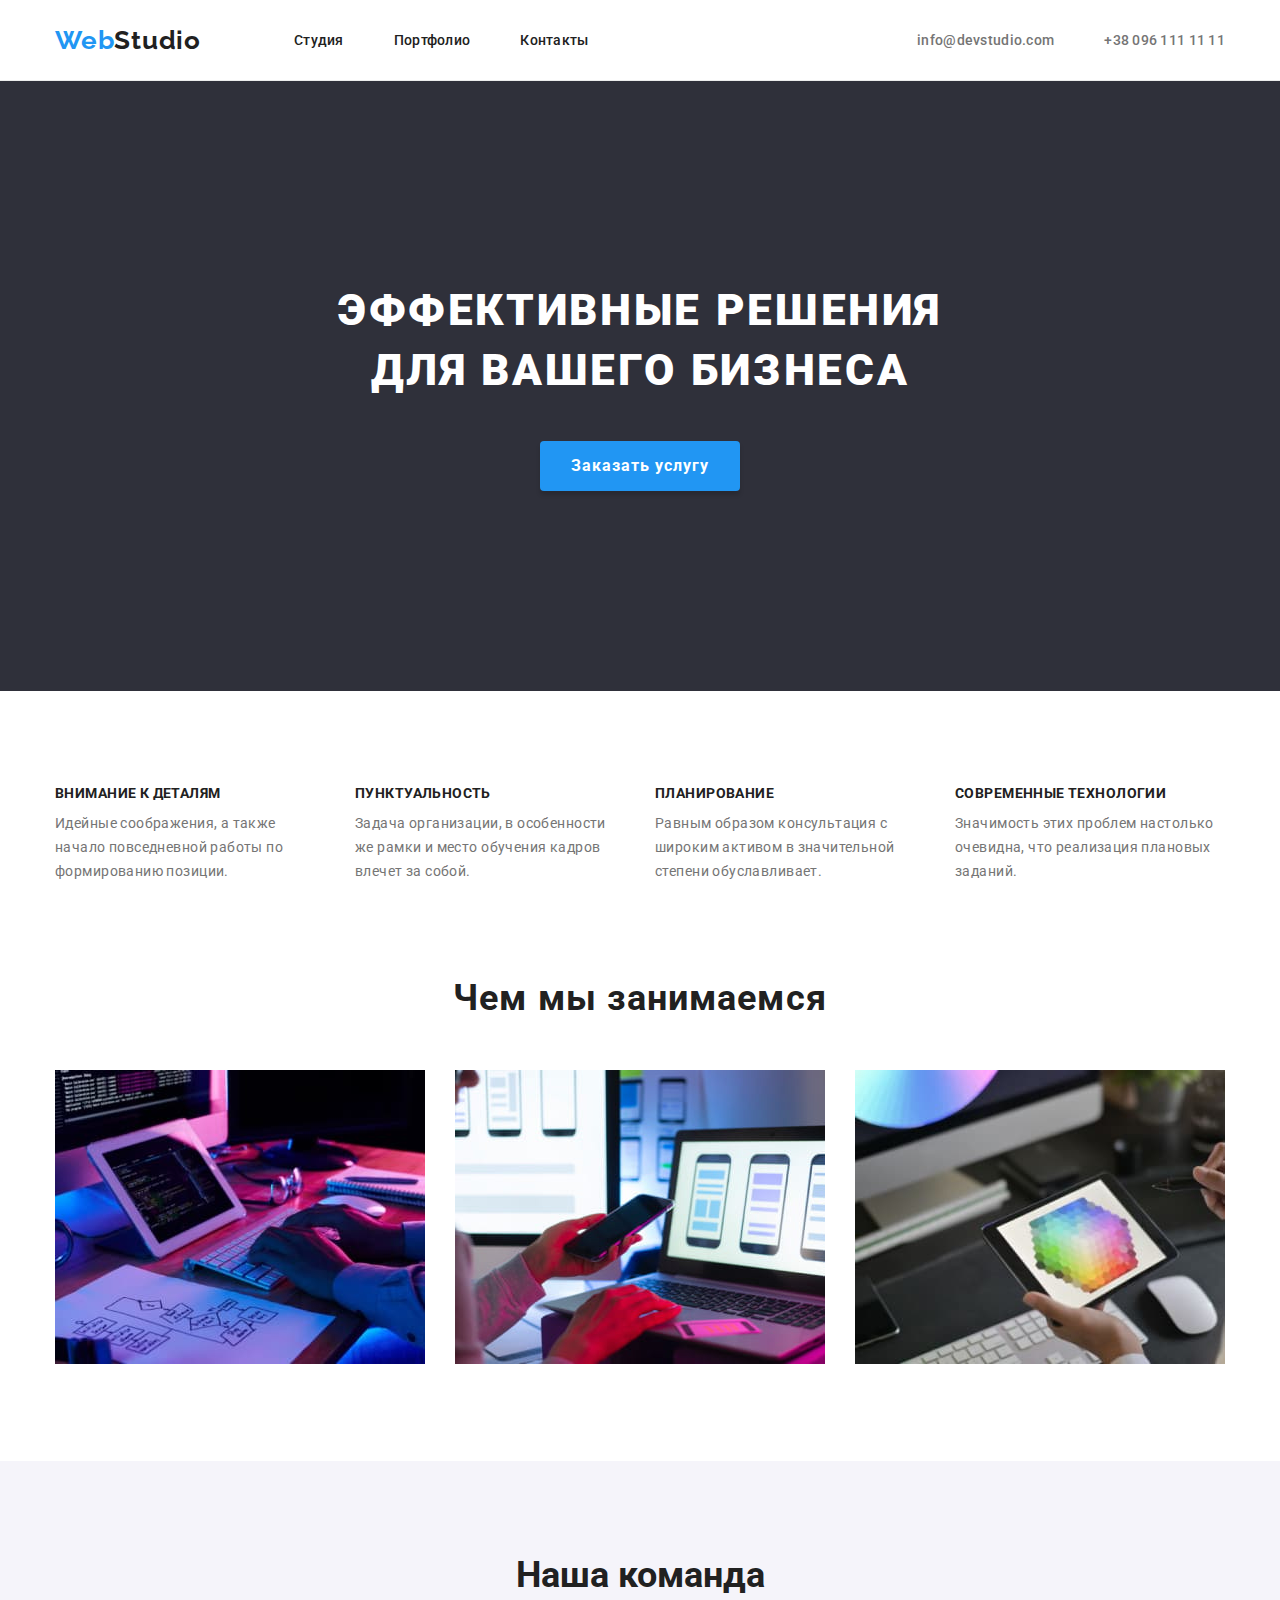
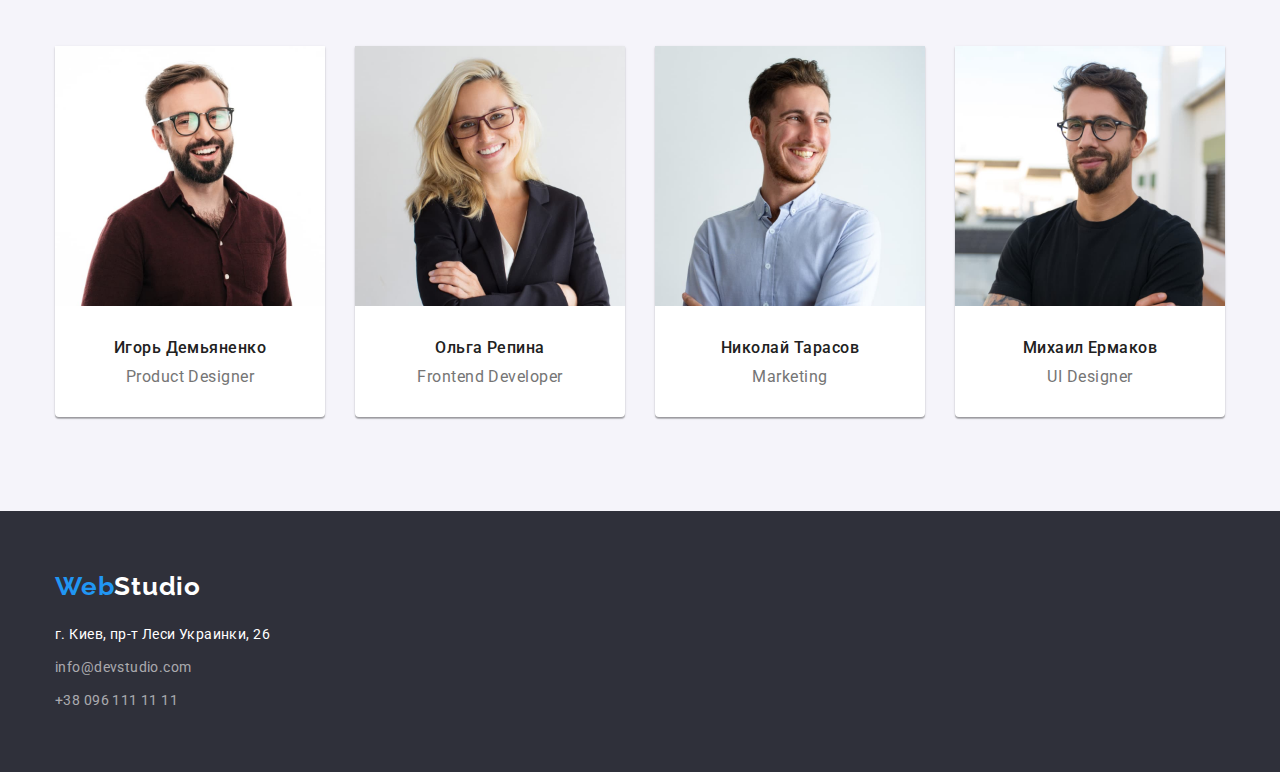
<file: index.html>
<!DOCTYPE html>
<html lang="ru">
<head>
    <meta charset="UTF-8">
    <meta http-equiv="X-UA-Compatible" content="IE=edge">
    <meta name="viewport" content="width=device-width, initial-scale=1.0">
    
    <title>Студия</title>
   
    <link rel="preconnect" href="https://fonts.googleapis.com"> 
    <link rel="preconnect" href="https://fonts.gstatic.com" crossorigin> 
    <link href="https://fonts.googleapis.com/css2?family=Raleway:wght@700&family=Roboto:wght@400;500;700;900&display=swap" rel="stylesheet">

    <link rel="stylesheet" href="https://cdnjs.cloudflare.com/ajax/libs/modern-normalize/1.1.0/modern-normalize.min.css">

     <link rel="stylesheet" href="./css/styles.css">

    </head>
<body>
    <!--Шапка-->
    <header class="header">

       
        <nav class="site-nav contanier">
             <a class="logo" href="./index.html"><span class="logo-word">Web</span>Studio</a>
         <ul class="menu">
             <li class="menu-item">
                <a class="menu-link" href="./index.html">Студия</a>
            </li>
             <li class="menu-item">
                <a class="menu-link" href="./portfolio.html">Портфолио</a>
            </li>
             <li class="menu-item">
                <a class="menu-link" href="#">Контакты</a>
            </li>
         </ul>
          <div class="header-contacts">
              <a class="menu-contacts" href="mailto:info@devstudio.com">info@devstudio.com</a>
              <a class="menu-contacts" href="tel:+380961111111">+38 096 111 11 11</a>
        </div>
        </nav>
       
       
       

    </header>

    <!--Главный контент-->
    <main>
        <!--Кнопка-->
        <section class="button section"> 
           <div class="contanier">
             <h1 class="title-button">Эффективные решения <br> для вашего бизнеса</h1>
            <button type="button" class="button-main">Заказать услугу</button>
           </div>
        </section>  
        <!--Преимущества-->
        <section class="section">
            
            <div class=" benefits contanier">
                <h2 hidden>Наши преимущества</h2>
                <ul class="benefits-list">
                <li class="benefits-item">
                    <h3 class="benefits-title">Внимание к деталям</h3>
                    <p class="benefits-paragraph">Идейные соображения, а также начало повседневной работы по формированию позиции.</p>
                </li>
              
                 <li class="benefits-item">
                    <h3 class="benefits-title">Пунктуальность</h3>
                    <p class="benefits-paragraph">Задача организации, в особенности же рамки и место обучения кадров влечет за собой.</p>
                </li>
              
                <li class="benefits-item">
                    <h3 class="benefits-title">Планирование</h3>
                    <p class="benefits-paragraph">Равным образом консультация с широким активом в значительной степени обуславливает.</p>
                </li>
                <li class="benefits-item">
                    <h3 class="benefits-title">Современные технологии</h3>
                    <p class="benefits-paragraph">Значимость этих проблем настолько очевидна, что реализация плановых заданий.</p>
                </li>
            </ul>
            </div>
        </section>
        <!--Чем мы занимаемся-->
        <section class="services section">
            <div class="services-box contanier">
                <h2 class="services-title">Чем мы занимаемся</h2>
            <ul class="services-list">
                <li class="services-item"> <a href="#"> <img src="./images/keybord.jpg" alt="Разработка макета сайта" width="370" height="294"></a> </li>
                <li class="services-item"> <a href="#"><img src="./images/screen.jpg" alt="Адаптация версий для смартфонов и планшетов." width="370" height="294"></a> </li>
                <li class="services-item"> <a href="#"><img src="./images/paint.jpg" alt="Дизайн сайта" width="370" height="294"></a> </li>
            </ul>
            </div>
        </section>
        <!--Команда-->
        <section class="team section">
           <div class="contanier">
             <h2 class="team-title">Наша команда</h2>
            <ul class="team-list">
                <li class="team-item">
                    <img src="./images/igor.jpg" alt="Игорь Демьяненко" width="270" height="260">
                    <div class="team-box">
                        <h3 class="name">Игорь Демьяненко</h3>
                        <p class="job">Product Designer</p>
                    </div>
                </li>
                <li class="team-item">
                    <img src="./images/olga.jpg" alt="Ольга Репина" width="270" height="260">
                    <div class="team-box">
                        <h3 class="name">Ольга Репина</h3>
                        <p class="job">Frontend Developer</p>
                    </div>
                </li>
                <li class="team-item">
                    <img src="./images/nikolay.jpg" alt="Николай Тарасов" width="270" height="260">
                    <div class="team-box">
                        <h3 class="name">Николай Тарасов</h3>
                        <p class="job">Marketing</p>
                    </div>
                </li>
                <li class="team-item">
                    <img src="./images/michael.jpg" alt="Михаил Ермаков" width="270" height="260">
                   <div class="team-box">
                     <h3 class="name">Михаил Ермаков</h3>
                     <p class="job">UI Designer</p>
                   </div>
                </li>
            </ul>
           </div>
        </section>
    </main>
    <!--Подвал-->
    <footer class="footer section">
        <div class="contanier">
            <a class="footer-logo" href="./index.html"><span class="logo-word">Web</span>Studio</a>
        <address class="address">г. Киев, пр-т Леси Украинки, 26</address>
        <p class="fot-cont"><a class="footer-contacts" href="mailto:info@devstudio.com">info@devstudio.com</a></p>
        <p class="fot-cont"><a class="footer-contacts" href="tel:380961111111">+38 096 111 11 11</a></p>
        </div>
    </footer>
</body>
</html>
</file>
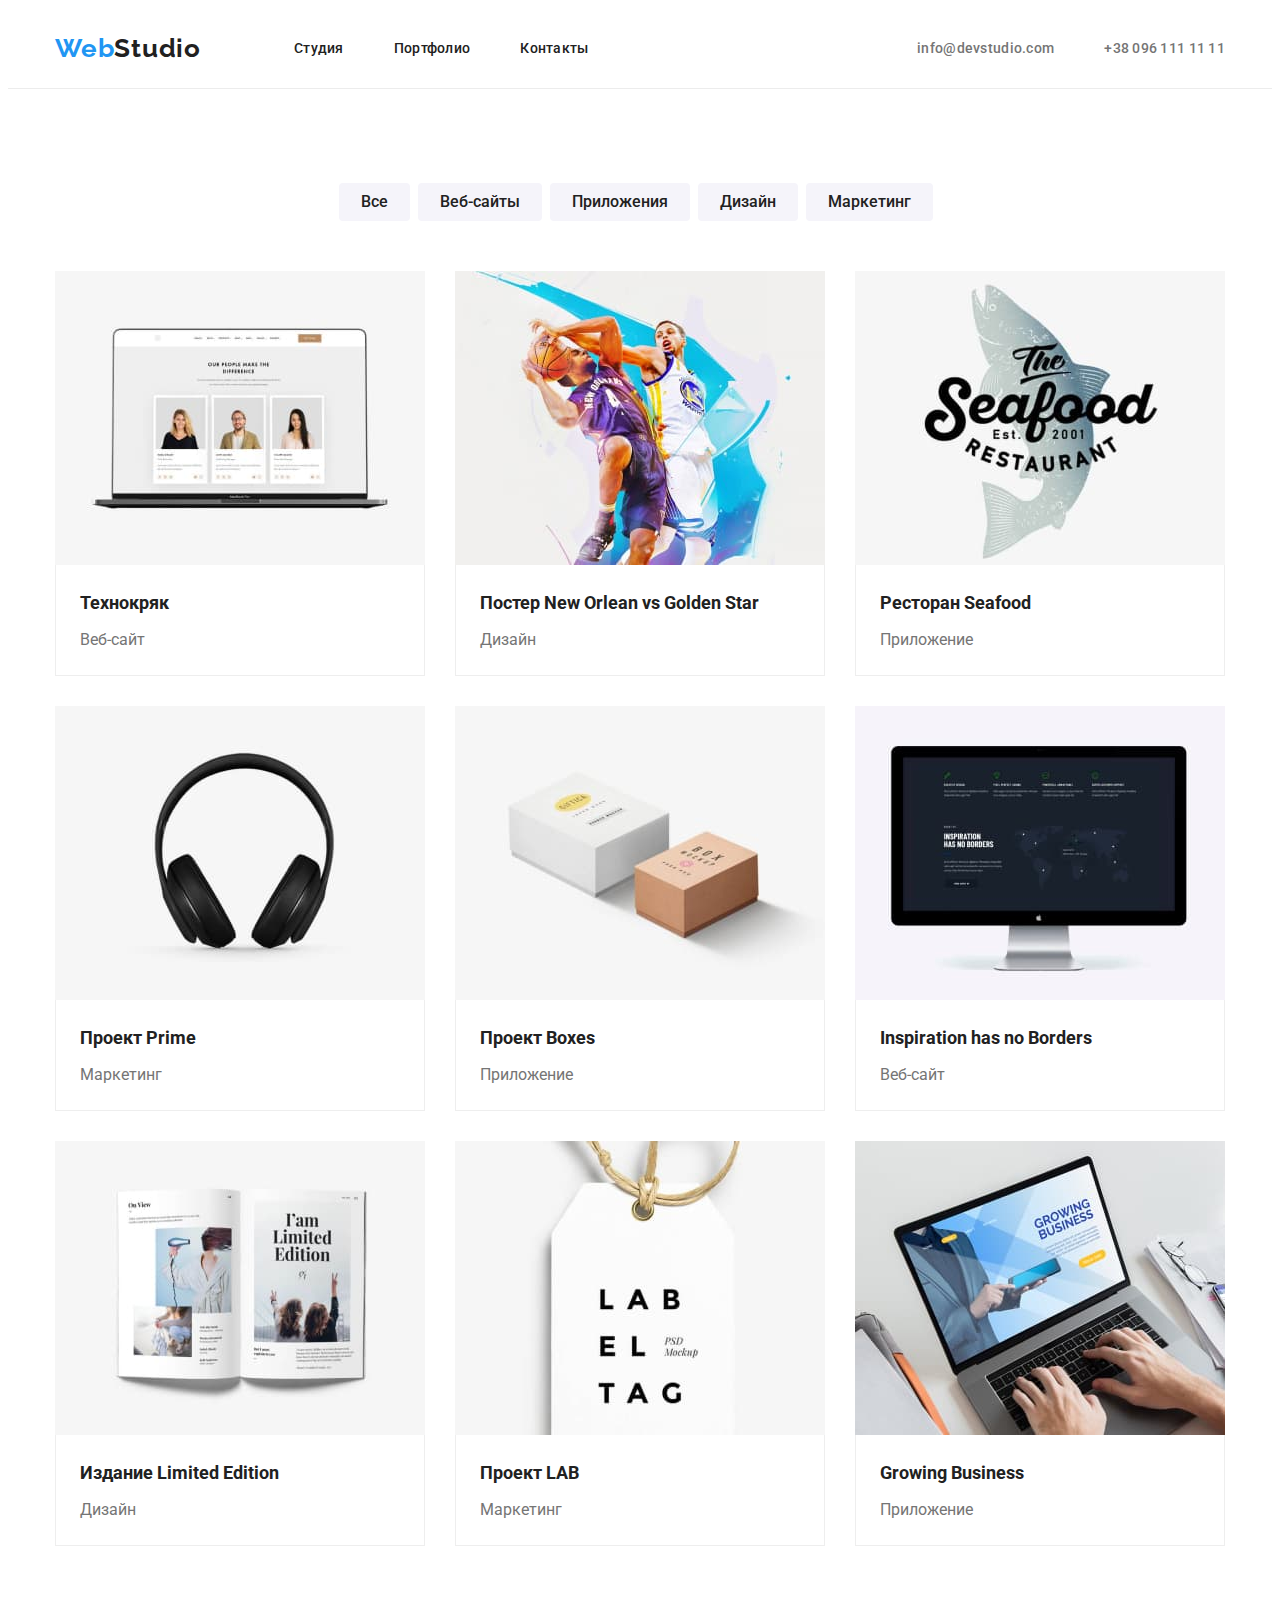
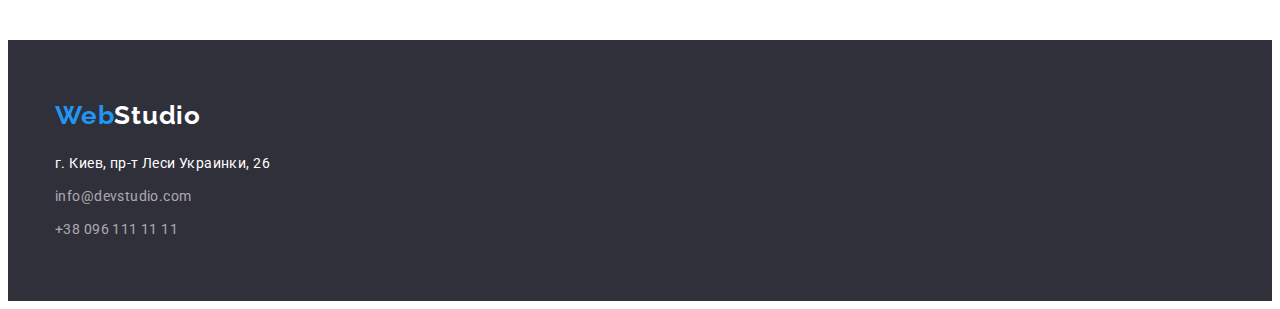
<file: portfolio.html>
<!DOCTYPE html>
<html lang="ru">
<head>
    <meta charset="UTF-8">
    <meta http-equiv="X-UA-Compatible" content="IE=edge">
    <meta name="viewport" content="width=device-width, initial-scale=1.0">
    <title>Студия</title>
    
    <link rel="preconnect" href="https://fonts.googleapis.com"> 
    <link rel="preconnect" href="https://fonts.gstatic.com" crossorigin> 
    <link href="https://fonts.googleapis.com/css2?family=Raleway:wght@700&family=Roboto:wght@400;500;700;900&display=swap" rel="stylesheet">
    <link rel="stylesheet" href="./css/styles.css">
</head>
<body>
    <!--Шапка-->
    <header class="header">

       <nav class="site-nav contanier">
             <a class="logo" href="./index.html"><span class="logo-word">Web</span>Studio</a>
         <ul class="menu">
             <li class="menu-item">
                <a class="menu-link" href="./index.html">Студия</a>
            </li>
             <li class="menu-item">
                <a class="menu-link" href="./portfolio.html">Портфолио</a>
            </li>
             <li class="menu-item">
                <a class="menu-link" href="#">Контакты</a>
            </li>
         </ul>
          <div class="header-contacts">
              <a class="menu-contacts" href="mailto:info@devstudio.com">info@devstudio.com</a>
              <a class="menu-contacts" href="tel:+380961111111">+38 096 111 11 11</a>
        </div>
        </nav>

    </header>

    <!--Главный контент-->
    <main>
        <!--Кнопки-->

        <section class="section">
            <div class="portfolio-box contanier">
                <h1 hidden>Портфолио</h1>
            <ul class="buttons-portfolio">
                <li class="buttons-item">
                    <button class="buttons" type="button">Все</button>
                </li>
                <li class="buttons-item">
                    <button class="buttons" type="button">Веб-сайты</button>
                </li>
                <li class="buttons-item">
                    <button class="buttons" type="button">Приложения</button>
                </li>
                <li class="buttons-item">
                    <button class="buttons" type="button">Дизайн</button>
                </li>
                <li class="buttons-item">
                    <button class="buttons" type="button">Маркетинг</button>
                </li>
            </ul>
            </div>
       
            <!--Проекты-->
    
            <div class="contanier">
                <h2 hidden>Примеры проектов</h2>
            <ul class="examples-list">
                <li class="examples-item">
                    <img class="img"src="./images/tehnokryak.jpg" alt="Веб-сайт Технокряк" 
                     width="370" height="294">
                    <div class="examples-box">
                        <h3 class="examples-title">Технокряк</h3>
                        <p class="examples-form">Веб-сайт</p>
                    </div>
                </li>
                <li class="examples-item">
                    <img class="img" src="./images/basketball.jpg" alt="Два игрока разных баскетбольных команд" 
                     width="370" height="294">
                    <div class="examples-box">
                        <h3 class="examples-title">Постер New Orlean vs Golden Star</h3>
                        <p class="examples-form">Дизайн</p>
                    </div>
                </li>
                <li class="examples-item">
                    <img class="img" src="./images/restaurant.jpg" alt="Ресторан Морепродукты" 
                     width="370" height="294">
                    <div class="examples-box">
                        <h3 class="examples-title">Ресторан Seafood</h3>
                        <p class="examples-form">Приложение</p>
                    </div>
                </li>
                <li class="examples-item">
                    <img class="img" src="./images/headphones.jpg" alt="Наушники" 
                     width="370" height="294">
                    <div class="examples-box">
                        <h3 class="examples-title">Проект Prime</h3>
                        <p class="examples-form">Маркетинг</p>
                    </div>
                </li>
                <li class="examples-item">
                    <img class="img" src="./images/boxes.jpg" alt="Коробки" 
                     width="370" height="294">
                    <div class="examples-box">
                        <h3 class="examples-title">Проект Boxes</h3>
                        <p class="examples-form">Приложение</p>
                    </div>
                </li>
                <li class="examples-item">
                    <img class="img" src="./images/inspiration.jpg" alt="Вдохновение не имеет границ" 
                     width="370" height="294">
                    <div class="examples-box">
                        <h3 class="examples-title">Inspiration has no Borders</h3>
                        <p class="examples-form">Веб-сайт</p>
                    </div>
                </li>
                <li class="examples-item">
                    <img class="img" src="./images/magazine.jpg" alt="Журнал" 
                     width="370" height="294">
                    <div class="examples-box">
                        <h3 class="examples-title">Издание Limited Edition</h3>
                        <p class="examples-form">Дизайн</p>
                    </div>
                </li>
                <li class="examples-item">
                    <img class="img" src="./images/tag.jpg" alt="Бирка" 
                     width="370" height="294">
                    <div class="examples-box">
                        <h3 class="examples-title">Проект LAB</h3>
                        <p class="examples-form">Маркетинг</p>
                    </div>
                </li>
                <li class="examples-item">
                    <img class="img" src="./images/business-app.jpg" alt="Приложение для бизнеса" 
                     width="370" height="294">
                    <div class="examples-box">
                        <h3 class="examples-title">Growing Business</h3>
                        <p class="examples-form">Приложение</p>
                    </div>
                </li>
            </ul>

            </div>
        </section>
       
    </main>
    <!--Подвал-->
    <footer class="footer section">
        <div class="contanier">
            <a class="footer-logo" href="./index.html"><span class="logo-word">Web</span>Studio</a>
        <address class="address">г. Киев, пр-т Леси Украинки, 26</address>
        <p class="fot-cont"><a class="footer-contacts" href="mailto:info@devstudio.com">info@devstudio.com</a></p>
        <p class="fot-cont"><a class="footer-contacts" href="tel:380961111111">+38 096 111 11 11</a></p>
        </div>
    </footer>
</body>
</html>
</file>
<file: css/styles.css>
*,
*::before,
*::after {
    box-sizing: border-box; 
}

:root {
    --color-primary: #212121 ;
    --color-active: #2196f3;
    --color-secondary: #757575;
    --color-text: #fff;
    --background-color-section: #f5f4fa;
    --background-color-click: #188CE8;
    --background-color-primary: #fff;
    --background-color-bord: #2f303a;
    --font-family-primary: 'Roboto', sans-serif;
    --font-family-logo: 'Raleway', sans-serif;
}

body { font-family: var(--font-family-primary);
 color: var(--color-primary);
 background-color: var(--background-color-primary);
font-weight: 400;
font-size: 14px;
}

/* Утилиты */
    .buttons-portfolio, .examples-list, .menu, .benefits-list, .services-list, .team-list {
    list-style-type: none;
}

.contanier {
    width: 1200px;
    margin-left: auto;
    margin-right: auto;
    padding-left: 15px;
    padding-right: 15px;
}

/* Шапка  */
.header { border-bottom: 1px solid #ECECEC;}

.site-nav { display: flex;
align-items: center;}

.logo {color: var(--color-primary);
    font-family: var(--font-family-logo);
    text-decoration: none;
    font-weight: 700;
    font-size: 26px;
    line-height: 1.94;
    letter-spacing: 0.03em;

    margin-right: 93px;
}   
.logo-word { color: var(--color-active);
    }


.menu { display: flex;
    padding: 0px;
    margin: 0px;
 }    

.menu-item {margin-right: 50px;
   }

.menu-item:last-child { margin-right: 0;}
 
.menu-link { color: var(--color-primary);
    text-decoration: none;
    font-weight: 500;
    line-height: 1.172;
    letter-spacing: 0.02em;

    display: block;
    padding-top: 32px;
    padding-bottom: 32px; }

.menu-link:hover {color: var(--color-active); 
    }

.header-contacts { display: flex;
margin-left: auto;
}

.menu-contacts { color: var(--color-secondary);
    text-decoration: none;
    font-weight: 500;
    line-height: 1.172;
    letter-spacing: 0.02em;

    display: block;
    padding-top: 32px;
    padding-bottom: 32px;
    margin-right: 50px; }
    .menu-contacts:last-child { margin: 0;}

    .menu-contacts:hover , .menu-contacts:focus {color: var(--color-active);
    }
  
  
    /* Styles index.html */

    .section { padding-top: 94px;
    padding-bottom: 94px;
    }
    
    /* Кнопка */
.button { background-color: var(--background-color-bord);
   text-align: center;
    padding-top: 200px;
    padding-bottom: 200px;
}
.title-button { 
    margin-top: 0;
    margin-bottom: 40px;
    text-align: center;
    
    color: var(--color-text);
    font-weight: 900;
    font-size: 44px;
    line-height: 1.36;
    letter-spacing: 0.06em;
    text-transform: uppercase}    


.button-main {
    width: 200px;
    height: 50px;
 
 color: var(--color-text);
 font-family: var(--font-family-primary);
 font-weight: 700;
 font-size: 16px;
 line-height: 1.88;
 letter-spacing: 0.06em;
 cursor: pointer;
 background-color: var(--color-active); 
 
 border-radius: 4px;
 border: 1px;
 box-shadow: 0px 4px 4px rgba(0, 0, 0, 0.15);
}
.button-main:hover {background-color: var(--background-color-click);}


/* Преимущества */

.benefits-list {display: flex;
    padding: 0;
margin: 0;}

.benefits-item { width: 270px;
    margin-right: 30px;
}
.benefits-item:last-child { margin: 0;}

.benefits-title { margin-top: 0;
    margin-bottom: 10px;

    color: var(--color-primary);
    
    font-size: 14px;
    font-weight: 700;
    text-transform: uppercase;
    line-height: 1.172;
    letter-spacing: 0.03em;
    }
.benefits-paragraph { margin: 0;
   
    color: var(--color-secondary);
    letter-spacing: 0.03em;
    line-height: 1.715;
    }

/* Чем мы занимаемся */

.services { text-align: center;
    padding-top: 0;
}

.services-title { margin: 0;
    margin-bottom: 50px;
    
    font-weight: 700;
    font-size: 36px;
    line-height: 1.172;
    letter-spacing: 0.03em;}

.services-list { display: flex;
    margin: 0;
    padding: 0;
}    

.services-item {
    margin-right: 30px;}

    .services-item:last-child {
     margin: 0;}


    /* Команда */

.team {text-align: center;
    
    background-color: var(--background-color-section);
 }

.team-list { display: flex;
             padding: 0;
            margin: 0;}

.team-item { margin-right: 30px;

    background-color: var(--background-color-primary);
    box-shadow: 0px 1px 3px rgba(0, 0, 0, 0.12), 0px 1px 1px rgba(0, 0, 0, 0.14), 0px 2px 1px rgba(0, 0, 0, 0.2);
    border-radius: 0px 0px 4px 4px;}  
    .team-item:last-child { margin: 0;}

.team-title { margin: 0;
    margin-bottom: 50px;
        
        font-weight: 700;
      font-size: 36px;}

.team-box { padding-top: 30px;
 padding-bottom: 30px;}

.name{
margin: 0;
margin-bottom: 10px;
 color: var(--color-primary);
 font-weight: 500;
 font-size: 16px;
 line-height: 1.18;
 letter-spacing: 0.03em;
}

.job {margin: 0;
    
    color: var(--color-secondary);
    font-size: 16px;
    line-height: 1.172;
    letter-spacing: 0.03em;
}


    /* Подвал */
.footer-logo {
    
    color: var(--color-text);
    font-family: var(--font-family-logo);
 text-decoration: none;
 font-weight: 700;
 font-size: 26px;
 line-height: 1.192;
letter-spacing: 0.03em;
}
.footer { 
    padding-top: 60px;
    padding-bottom: 60px;

background-color: var(--background-color-bord);
line-height: 1.72; }
.address { margin-top: 20px;
    
    color: var(--color-text);
font-style: normal;
letter-spacing: 0.03em;
}

.fot-cont { margin-bottom: 0;
 margin-top: 9px;}

 .footer-contacts {
color: var(--color-secondary);
text-decoration: none;
color: rgba(255, 255, 255, 0.6);
letter-spacing: 0.03em;}
.footer-contacts:hover {color: var(--color-active);}
.footer-contacts:focus {color: var(--color-active);}

/* Portfolio */

/* Кнопки портфолио */


.portfolio-box {margin-bottom: 50px;}

.buttons-portfolio { display: flex;
justify-content: center;
align-items: flex-start;
padding: 0;
margin: 0;}

.buttons{ height: 38px;
    margin-right: 8px;
    padding-left: 22px;
    padding-right: 22px;

    font-family: var(--font-family-primary);
    color: var(--color-primary);
     font-weight: 500;
     font-size: 16px;
     line-height: 1.625;
background-color: var(--background-color-section);
cursor: pointer;
border-radius: 4px;
border: 1px;}
.buttons:hover {background-color: var(--color-active);}


/*Примеры работ */

.img { display: block;}

.examples { padding-top: 0;}

.examples-list { display: flex;
flex-wrap: wrap;

margin: 0;
padding: 0;}

.examples-item { 

    width: 370px;
    margin-right: 30px;
    margin-bottom: 30px;
}

.examples-item:nth-child(3n) { margin-right: 0;
 }

.examples-item:nth-last-child( -n + 3) { margin-bottom: 0;}

.examples-box { padding: 20px 24px;
   

  border: 1px solid #EEEEEE;
  border-top: none;
} 

 .examples-title {margin-top: 0;
    margin-bottom: 4px;
    
    color: var(--color-primary);
    font-weight: 700;
    font-size: 18px;
    line-height: 2;}
 
.examples-form { margin: 0;
   
    color: var(--color-secondary);
    font-weight: 400;
    font-size: 16px;
    line-height: 1.87;}
</file>
